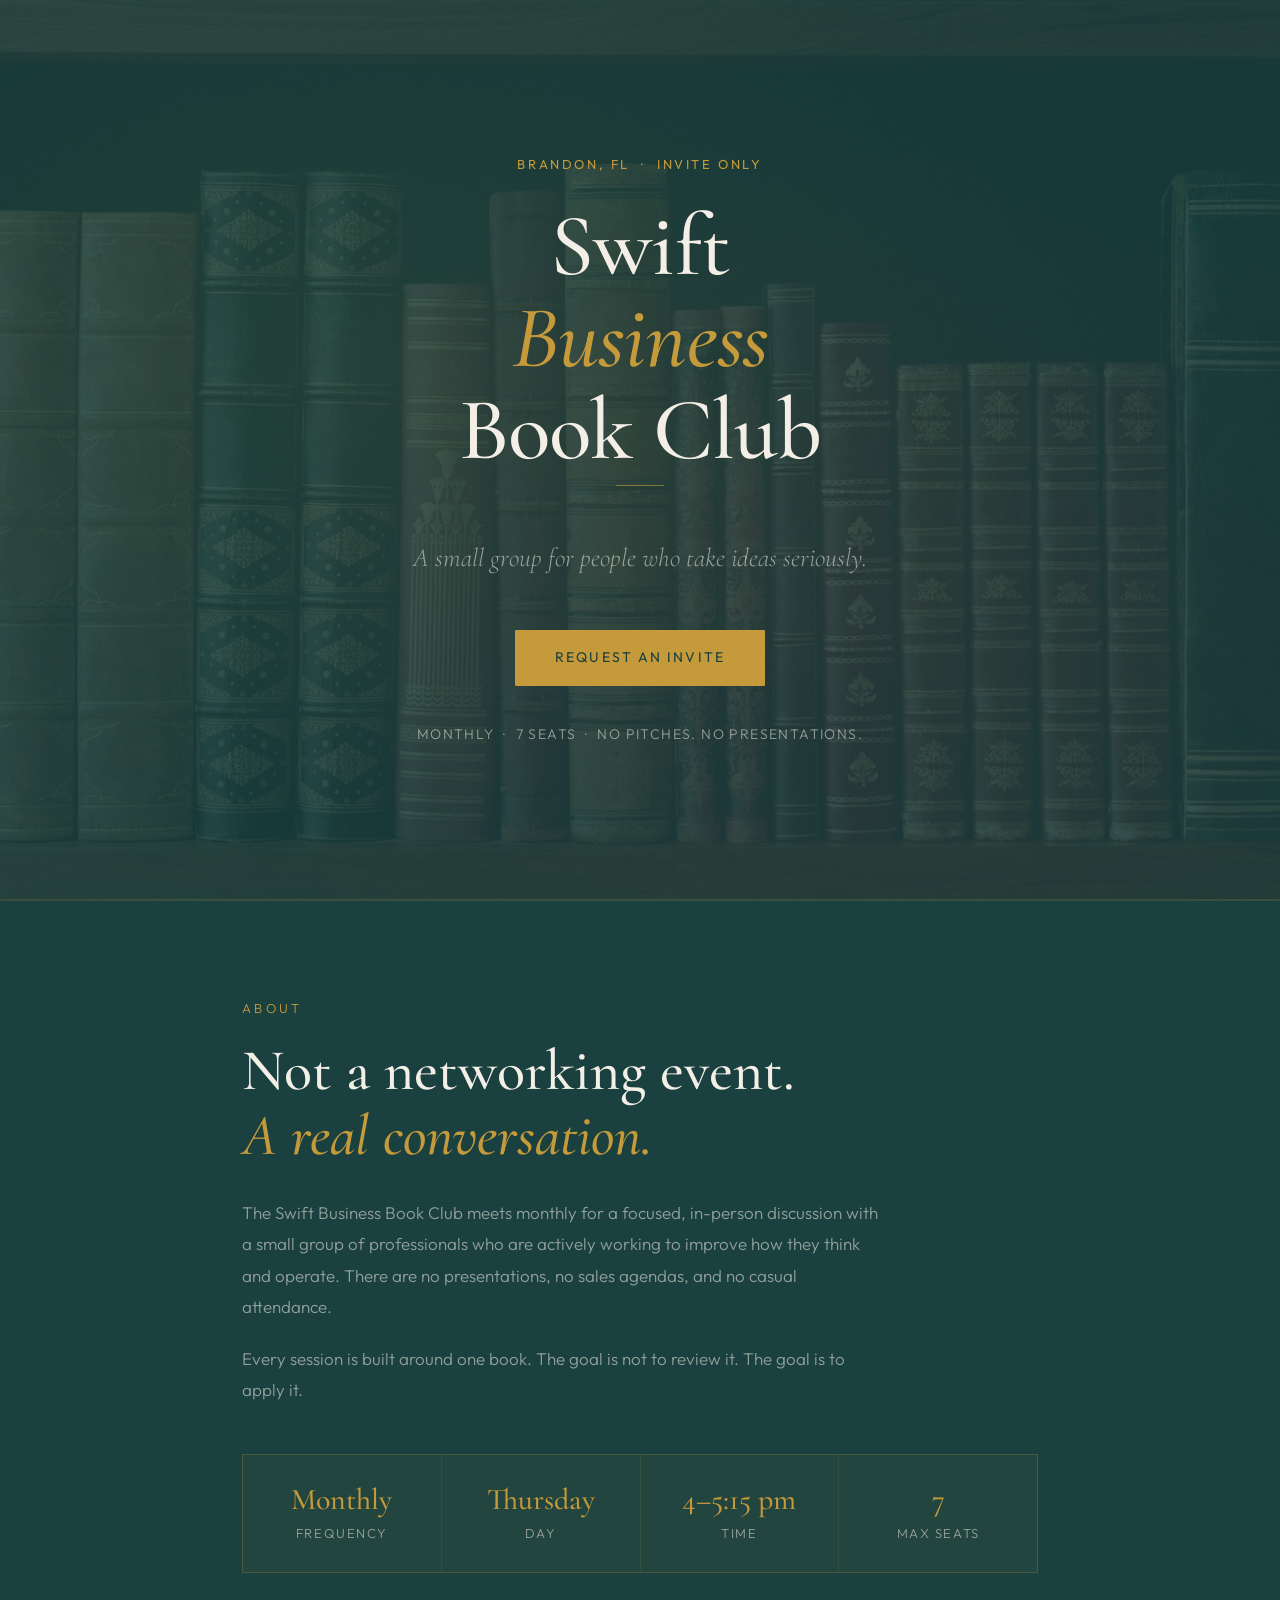
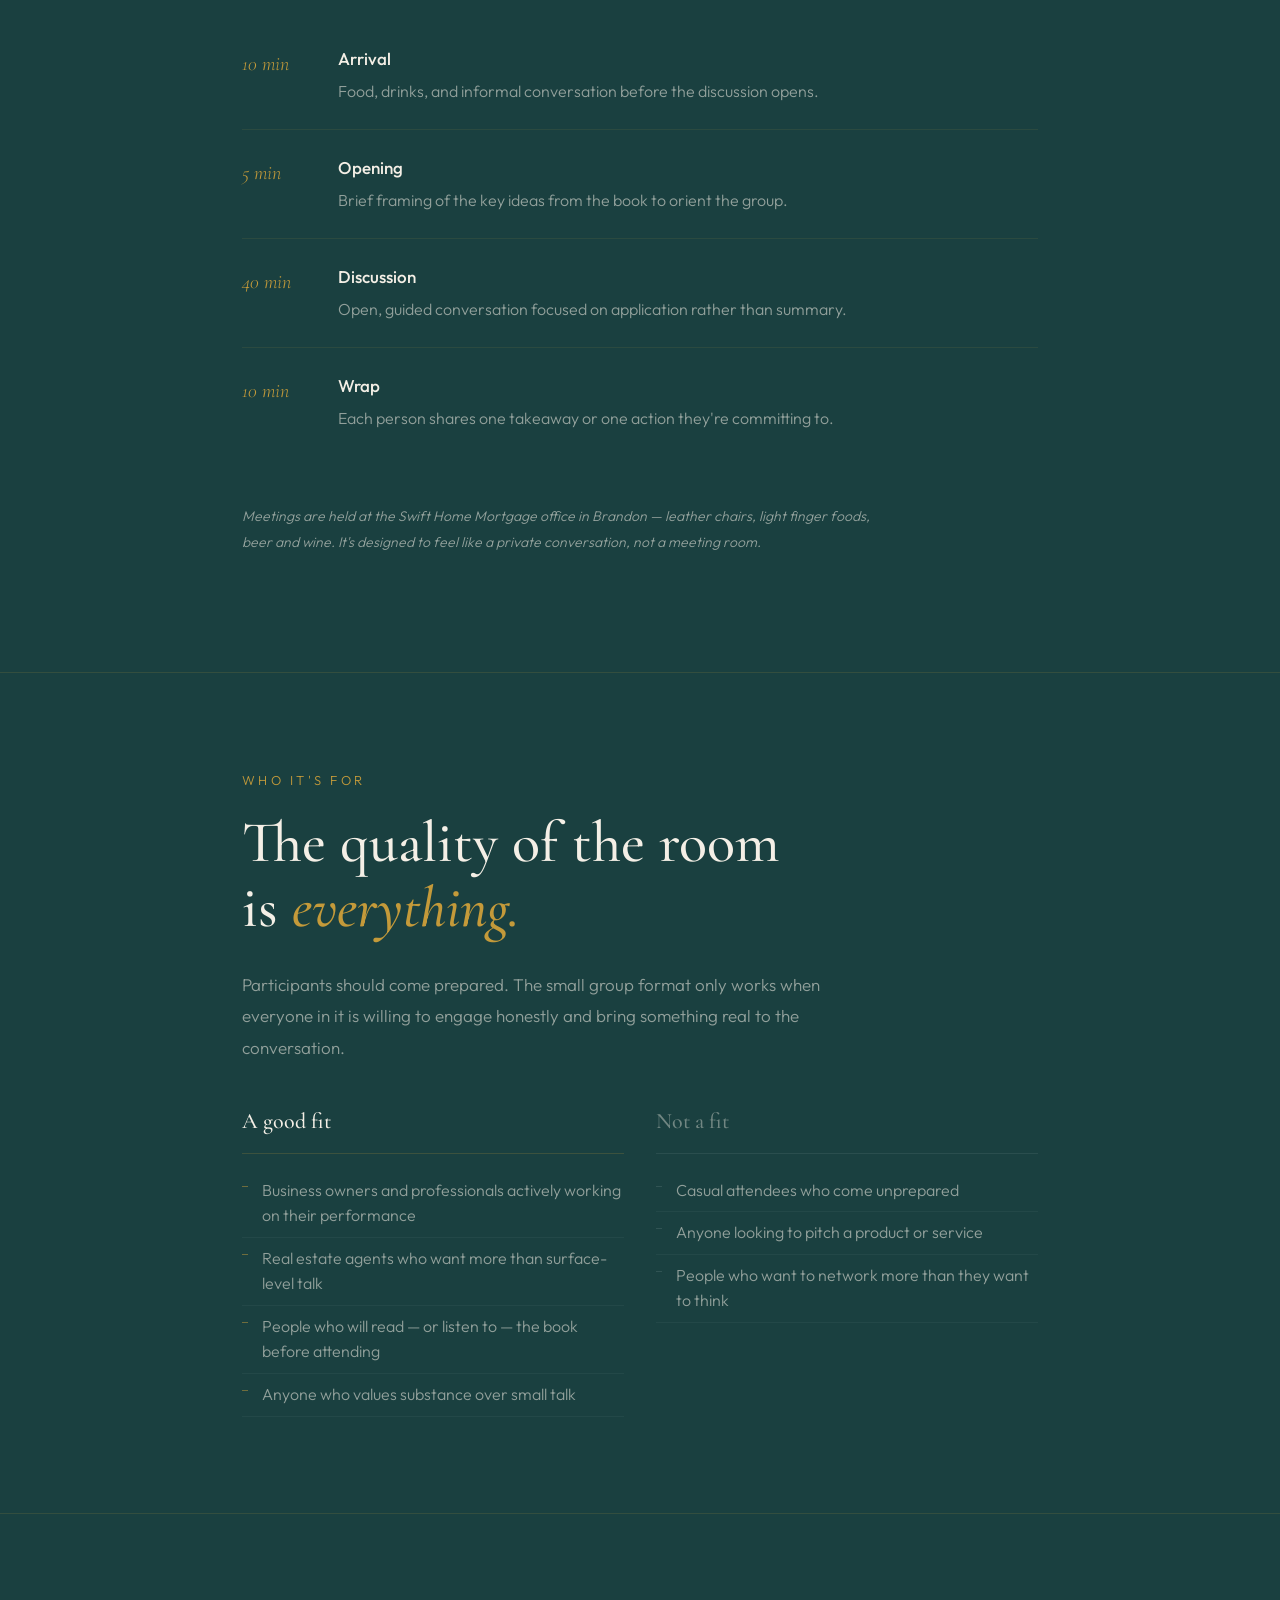
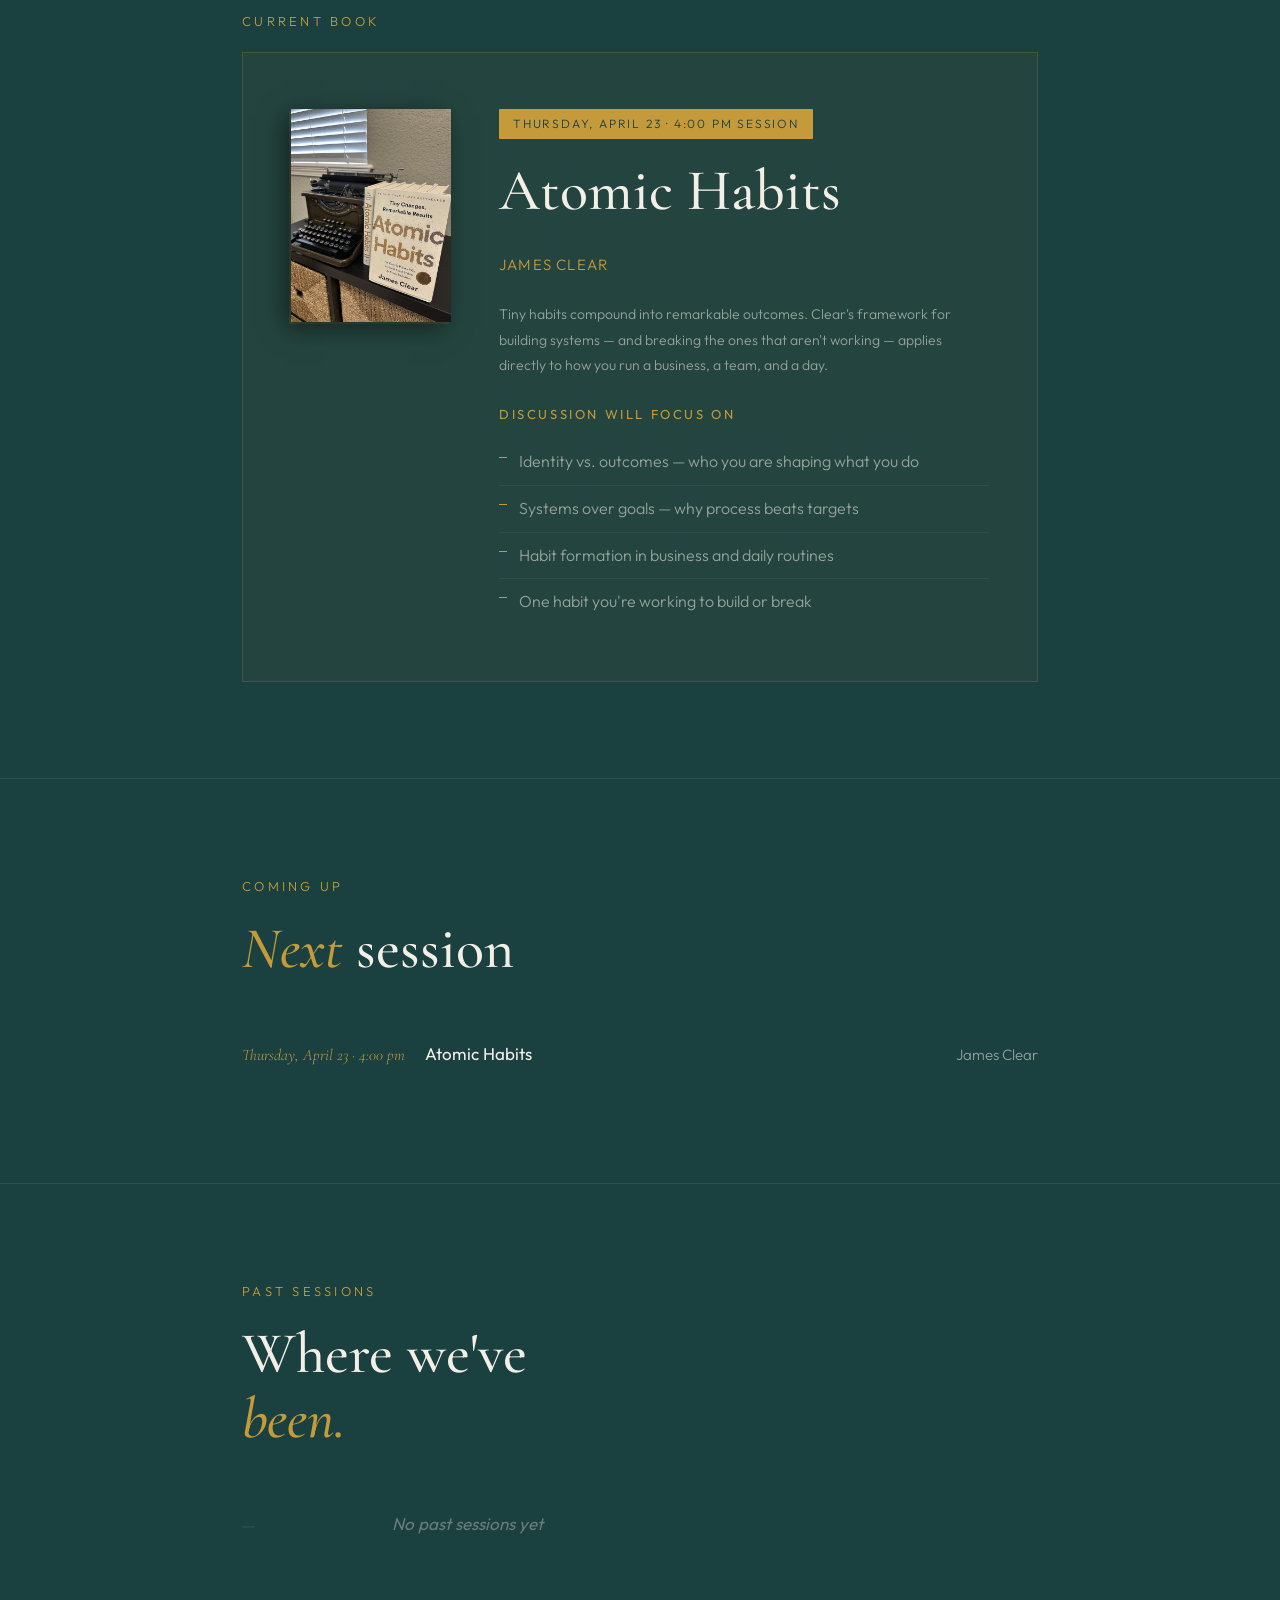
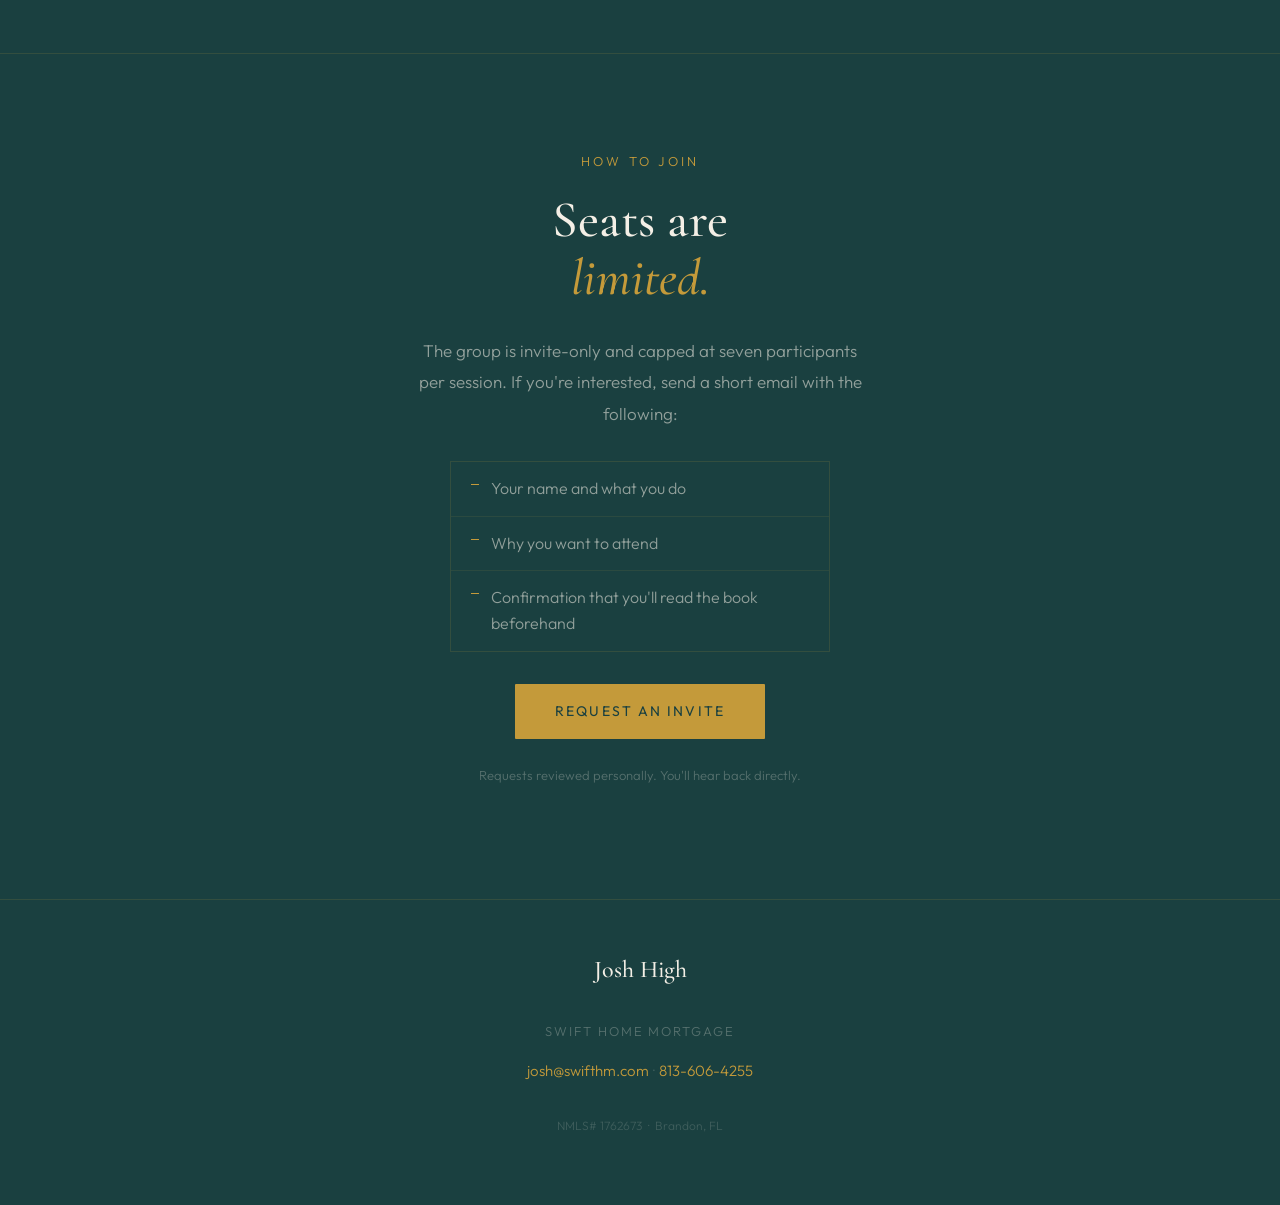
<file: index.html>
<!DOCTYPE html>
<html lang="en">
<head>
  <meta charset="UTF-8">
  <meta name="viewport" content="width=device-width, initial-scale=1.0">
  <title>Swift Business Book Club</title>
  <link rel="preconnect" href="https://fonts.googleapis.com">
  <link rel="preconnect" href="https://fonts.gstatic.com" crossorigin>
  <link href="https://fonts.googleapis.com/css2?family=Cormorant+Garamond:ital,wght@0,400;0,500;0,600;1,400;1,500&family=Outfit:wght@300;400;500&display=swap" rel="stylesheet">
  <link rel="stylesheet" href="styles.css">
</head>
<body>

<!-- Data and render logic live in js/club.js — edit that file to update content -->

<!-- HERO -->
<div class="hero">
  <p class="eyebrow">Brandon, FL &nbsp;·&nbsp; Invite Only</p>
  <h1>Swift<br><em>Business</em><br>Book Club</h1>
  <div class="rule"></div>
  <p class="hero-sub">A small group for people who take ideas seriously.</p>
  <a class="btn-primary" href="#invite">Request an Invite</a>
  <p class="hero-meta">Monthly &nbsp;·&nbsp; 7 seats &nbsp;·&nbsp; No pitches. No presentations.</p>
</div>

<!-- ABOUT -->
<hr class="divider">
<section>
  <span class="section-label">About</span>
  <h2>Not a networking event.<br><em>A real conversation.</em></h2>
  <p>The Swift Business Book Club meets monthly for a focused, in-person discussion with a small group of professionals who are actively working to improve how they think and operate. There are no presentations, no sales agendas, and no casual attendance.</p>
  <p>Every session is built around one book. The goal is not to review it. The goal is to apply it.</p>

  <div class="format-grid">
    <div class="format-cell"><div class="val">Monthly</div><div class="lbl">Frequency</div></div>
    <div class="format-cell"><div class="val">Thursday</div><div class="lbl">Day</div></div>
    <div class="format-cell"><div class="val">4–5:15 pm</div><div class="lbl">Time</div></div>
    <div class="format-cell"><div class="val">7</div><div class="lbl">Max Seats</div></div>
  </div>

  <div class="session-flow">
    <div class="flow-item">
      <div class="flow-time">10 min</div>
      <div>
        <div class="flow-title">Arrival</div>
        <p class="flow-desc">Food, drinks, and informal conversation before the discussion opens.</p>
      </div>
    </div>
    <div class="flow-item">
      <div class="flow-time">5 min</div>
      <div>
        <div class="flow-title">Opening</div>
        <p class="flow-desc">Brief framing of the key ideas from the book to orient the group.</p>
      </div>
    </div>
    <div class="flow-item">
      <div class="flow-time">40 min</div>
      <div>
        <div class="flow-title">Discussion</div>
        <p class="flow-desc">Open, guided conversation focused on application rather than summary.</p>
      </div>
    </div>
    <div class="flow-item">
      <div class="flow-time">10 min</div>
      <div>
        <div class="flow-title">Wrap</div>
        <p class="flow-desc">Each person shares one takeaway or one action they're committing to.</p>
      </div>
    </div>
  </div>

  <p style="font-size:14px; font-style:italic; color:var(--text-muted);">Meetings are held at the Swift Home Mortgage office in Brandon — leather chairs, light finger foods, beer and wine. It's designed to feel like a private conversation, not a meeting room.</p>
</section>

<!-- WHO IT'S FOR -->
<hr class="divider">
<section>
  <span class="section-label">Who It's For</span>
  <h2>The quality of the room<br>is <em>everything.</em></h2>
  <p>Participants should come prepared. The small group format only works when everyone in it is willing to engage honestly and bring something real to the conversation.</p>

  <div class="who-cols">
    <div class="who-col">
      <h3>A good fit</h3>
      <ul>
        <li>Business owners and professionals actively working on their performance</li>
        <li>Real estate agents who want more than surface-level talk</li>
        <li>People who will read — or listen to — the book before attending</li>
        <li>Anyone who values substance over small talk</li>
      </ul>
    </div>
    <div class="who-col not">
      <h3>Not a fit</h3>
      <ul>
        <li>Casual attendees who come unprepared</li>
        <li>Anyone looking to pitch a product or service</li>
        <li>People who want to network more than they want to think</li>
      </ul>
    </div>
  </div>
</section>

<!-- CURRENT BOOK -->
<hr class="divider">
<section style="padding-bottom: 0;">
  <span class="section-label">Current Book</span>
</section>
<div class="book-feature-wrap">
  <div class="book-section">
    <div class="book-cover" id="book-cover-wrap"></div>
    <div class="book-info" id="book-info-wrap"></div>
  </div>
</div>

<!-- UPCOMING -->
<hr class="divider">
<section>
  <span class="section-label">Coming Up</span>
  <h2><em>Next</em> session</h2>
  <div class="books-list" id="upcoming-list"></div>
</section>

<!-- PAST SESSIONS -->
<hr class="divider">
<section>
  <span class="section-label">Past Sessions</span>
  <h2>Where we've<br><em>been.</em></h2>
  <div class="books-list" id="past-list"></div>
</section>

<!-- INVITE -->
<hr class="divider">
<div class="invite-section" id="invite">
  <span class="section-label">How to Join</span>
  <h2 style="font-size: clamp(30px, 4vw, 52px);">Seats are<br><em>limited.</em></h2>
  <p>The group is invite-only and capped at seven participants per session. If you're interested, send a short email with the following:</p>
  <ul class="include-list">
    <li>Your name and what you do</li>
    <li>Why you want to attend</li>
    <li>Confirmation that you'll read the book beforehand</li>
  </ul>
  <a class="btn-primary" href="mailto:josh@swifthm.com?subject=Swift%20Book%20Club%20%E2%80%94%20Invite%20Request">Request an Invite</a>
  <p style="font-size:13px; margin-top:24px; opacity:0.5;">Requests reviewed personally. You'll hear back directly.</p>
</div>

<!-- FOOTER -->
<footer>
  <p class="footer-name">Josh High</p>
  <p class="footer-company">Swift Home Mortgage</p>
  <p class="footer-meta">
    <a href="mailto:josh@swifthm.com">josh@swifthm.com</a>
    <span class="footer-sep">·</span>
    <a href="tel:8136064255">813-606-4255</a>
  </p>
  <p class="footer-nmls">NMLS# 1762673 &nbsp;·&nbsp; Brandon, FL</p>
</footer>

<script src="js/club.js"></script>

</body>
</html>
</file>
<file: styles.css>
/* ═══════════════════════════════════════
   Swift Business Book Club — styles.css
   Shared across all pages
═══════════════════════════════════════ */

/* ── TOKENS ── */
:root {
  --green:      #1a4040;
  --green-mid:  #1e4a45;
  --green-light:#2a5a54;
  --gold:       #c49a3a;
  --gold-light: #d4aa50;
  --oxblood:    #7a2d2d;
  --cream:      #f4efe6;
  --text-muted: rgba(244, 239, 230, 0.55);
}

/* ── RESET ── */
*, *::before, *::after { box-sizing: border-box; margin: 0; padding: 0; }

html { scroll-behavior: smooth; }

body {
  background: var(--green);
  color: var(--cream);
  font-family: 'Outfit', sans-serif;
  font-weight: 300;
  line-height: 1.7;
  font-size: 16px;
  overflow-x: hidden;
}

/* ── TYPOGRAPHY ── */
h2 {
  font-family: 'Cormorant Garamond', serif;
  font-size: clamp(38px, 5vw, 58px);
  font-weight: 500;
  line-height: 1.12;
  color: var(--cream);
  margin-bottom: 28px;
}

h2 em { font-style: italic; color: var(--gold); }

h3 {
  font-family: 'Cormorant Garamond', serif;
  font-size: 22px;
  font-weight: 500;
  color: var(--cream);
  margin-bottom: 16px;
  padding-bottom: 12px;
  border-bottom: 1px solid rgba(196,154,58,0.2);
}

p {
  color: var(--text-muted);
  font-size: 17px;
  line-height: 1.85;
  margin-bottom: 20px;
  max-width: 640px;
}

/* ── LAYOUT ── */
section {
  padding: 96px 32px;
  max-width: 860px;
  margin: 0 auto;
}

.divider {
  border: none;
  border-top: 1px solid rgba(196,154,58,0.15);
  margin: 0;
}

/* ── LABELS & RULES ── */
.section-label {
  display: block;
  font-size: 13px;
  letter-spacing: 0.25em;
  text-transform: uppercase;
  color: var(--gold);
  margin-bottom: 20px;
}

.eyebrow {
  font-family: 'Outfit', sans-serif;
  font-weight: 400;
  font-size: 13px;
  letter-spacing: 0.2em;
  text-transform: uppercase;
  color: var(--gold);
  margin-bottom: 24px;
}

.rule {
  width: 48px;
  height: 1px;
  background: var(--gold);
  margin: 0 auto 48px;
  opacity: 0.6;
}

/* ── BUTTON ── */
.btn-primary {
  display: inline-block;
  font-family: 'Outfit', sans-serif;
  font-weight: 400;
  font-size: 14px;
  letter-spacing: 0.15em;
  text-transform: uppercase;
  color: var(--green);
  background: var(--gold);
  padding: 16px 40px;
  text-decoration: none;
  border-radius: 1px;
  transition: background 0.2s, transform 0.15s;
}

.btn-primary:hover { background: var(--gold-light); transform: translateY(-1px); }

/* ── HERO ── */
.hero {
  min-height: 100vh;
  display: flex;
  flex-direction: column;
  justify-content: center;
  align-items: center;
  text-align: center;
  padding: 80px 32px 60px;
  position: relative;
  border-bottom: 1px solid rgba(196,154,58,0.2);
  overflow: hidden;
}

/* Bookshelf background image */
.hero::after {
  content: '';
  position: absolute;
  inset: 0;
  background-image: url('images/bookshelf.jpg');
  background-size: cover;
  background-position: center 40%;
  opacity: 0.12;
  z-index: 0;
}

/* Dark overlay + radial accents sit above the image */
.hero::before {
  content: '';
  position: absolute;
  inset: 0;
  background:
    radial-gradient(ellipse at 30% 40%, rgba(196,154,58,0.07) 0%, transparent 60%),
    radial-gradient(ellipse at 70% 70%, rgba(122,45,45,0.1) 0%, transparent 55%);
  z-index: 1;
  pointer-events: none;
}

/* All hero children stack above both pseudo-elements */
.hero > * { position: relative; z-index: 2; }

.hero h1 {
  font-family: 'Cormorant Garamond', serif;
  font-size: clamp(52px, 8vw, 88px);
  font-weight: 500;
  line-height: 1.05;
  color: var(--cream);
  margin-bottom: 8px;
  letter-spacing: -0.01em;
}

.hero h1 em { font-style: italic; color: var(--gold); }

.hero-sub {
  font-family: 'Cormorant Garamond', serif;
  font-size: clamp(20px, 2.5vw, 26px);
  font-style: italic;
  color: var(--text-muted);
  margin-bottom: 48px;
  max-width: 520px;
}

.hero-meta {
  margin-top: 36px;
  font-size: 14px;
  letter-spacing: 0.1em;
  color: var(--text-muted);
  text-transform: uppercase;
}

/* ── FORMAT GRID ── */
.format-grid {
  display: grid;
  grid-template-columns: repeat(4, 1fr);
  gap: 1px;
  background: rgba(196,154,58,0.15);
  border: 1px solid rgba(196,154,58,0.15);
  margin: 48px 0;
}

@media (max-width: 560px) {
  .format-grid { grid-template-columns: repeat(2, 1fr); }
}

.format-cell {
  background: rgba(26,64,64,0.6);
  padding: 28px 24px;
  text-align: center;
}

.format-cell .val {
  font-family: 'Cormorant Garamond', serif;
  font-size: 30px;
  font-weight: 500;
  color: var(--gold);
  line-height: 1.1;
  margin-bottom: 6px;
}

.format-cell .lbl {
  font-size: 13px;
  letter-spacing: 0.12em;
  text-transform: uppercase;
  color: var(--text-muted);
}

/* ── SESSION FLOW ── */
.session-flow { margin: 48px 0; display: flex; flex-direction: column; }

.flow-item {
  display: flex;
  align-items: flex-start;
  gap: 24px;
  padding: 24px 0;
  border-bottom: 1px solid rgba(196,154,58,0.1);
}

.flow-item:last-child { border-bottom: none; }

.flow-time {
  font-family: 'Cormorant Garamond', serif;
  font-size: 20px;
  color: var(--gold);
  min-width: 72px;
  padding-top: 2px;
  font-style: italic;
}

.flow-title {
  font-weight: 500;
  font-size: 17px;
  color: var(--cream);
  margin-bottom: 4px;
}

.flow-desc {
  font-size: 16px;
  color: var(--text-muted);
  line-height: 1.7;
  margin: 0;
}

/* ── WHO SECTION ── */
.who-cols {
  display: grid;
  grid-template-columns: 1fr 1fr;
  gap: 32px;
  margin-top: 40px;
}

@media (max-width: 600px) { .who-cols { grid-template-columns: 1fr; } }

.who-col.not h3 { color: rgba(244,239,230,0.4); border-color: rgba(255,255,255,0.07); }

.who-col ul { list-style: none; padding: 0; }

.who-col li {
  font-size: 16px;
  color: var(--text-muted);
  padding: 8px 0 8px 20px;
  position: relative;
  line-height: 1.6;
  border-bottom: 1px solid rgba(255,255,255,0.04);
}

.who-col li::before {
  content: '';
  position: absolute;
  left: 0;
  top: 16px;
  width: 6px;
  height: 1px;
  background: var(--gold);
  opacity: 0.5;
}

.who-col.not li::before { background: rgba(255,255,255,0.2); }

/* ── CURRENT BOOK ── */
.book-feature-wrap {
  max-width: 860px;
  margin: 0 auto;
  padding: 0 32px 96px;
}

.book-section {
  background: rgba(196,154,58,0.06);
  border: 1px solid rgba(196,154,58,0.2);
  padding: 56px 48px;
  display: grid;
  grid-template-columns: 160px 1fr;
  gap: 48px;
  align-items: start;
}

@media (max-width: 660px) {
  .book-section { grid-template-columns: 1fr; padding: 40px 28px; }
  .book-cover { justify-self: center; }
}

.book-cover { width: 160px; flex-shrink: 0; }

.book-cover img {
  width: 100%;
  display: block;
  box-shadow: -6px 6px 24px rgba(0,0,0,0.5), -2px 2px 0 rgba(196,154,58,0.15);
}

.book-cover-placeholder {
  width: 160px;
  height: 240px;
  background: rgba(196,154,58,0.1);
  border: 1px solid rgba(196,154,58,0.2);
  display: flex;
  align-items: center;
  justify-content: center;
  font-family: 'Cormorant Garamond', serif;
  font-style: italic;
  font-size: 15px;
  color: var(--gold);
  text-align: center;
  padding: 20px;
  line-height: 1.4;
}

.badge {
  display: inline-block;
  font-size: 12px;
  letter-spacing: 0.15em;
  text-transform: uppercase;
  color: var(--green);
  background: var(--gold);
  padding: 5px 14px;
  margin-bottom: 20px;
  border-radius: 1px;
}

.book-info .author {
  display: block;
  font-size: 15px;
  letter-spacing: 0.08em;
  color: var(--gold);
  text-transform: uppercase;
  margin-bottom: 24px;
}

.discussion-topics { margin-top: 24px; }

.discussion-topics h4 {
  font-family: 'Outfit', sans-serif;
  font-size: 13px;
  letter-spacing: 0.2em;
  text-transform: uppercase;
  color: var(--gold);
  margin-bottom: 14px;
  font-weight: 400;
}

.topic-list { list-style: none; padding: 0; }

.topic-list li {
  font-size: 16px;
  color: var(--text-muted);
  padding: 10px 0 10px 20px;
  position: relative;
  border-bottom: 1px solid rgba(196,154,58,0.1);
  line-height: 1.6;
}

.topic-list li:last-child { border-bottom: none; }

.topic-list li::before {
  content: '';
  position: absolute;
  left: 0;
  top: 18px;
  width: 8px;
  height: 1px;
  background: var(--gold);
}

/* ── BOOK ROWS (upcoming / past) ── */
.books-list { margin-top: 40px; display: flex; flex-direction: column; }

.book-row {
  display: flex;
  align-items: baseline;
  gap: 20px;
  padding: 18px 0;
  border-bottom: 1px solid rgba(196,154,58,0.1);
}

.book-row:last-child { border-bottom: none; }

.book-row-date {
  font-family: 'Cormorant Garamond', serif;
  font-style: italic;
  font-size: 16px;
  color: var(--gold);
  min-width: 130px;
}

.book-row-title {
  font-size: 17px;
  color: var(--cream);
  font-weight: 400;
}

.book-row-author {
  font-size: 15px;
  color: var(--text-muted);
  margin-left: auto;
  white-space: nowrap;
}

@media (max-width: 520px) { .book-row-author { display: none; } }

/* ── INVITE ── */
.invite-section {
  text-align: center;
  padding: 96px 32px;
  max-width: 600px;
  margin: 0 auto;
}

.invite-section p {
  margin-left: auto;
  margin-right: auto;
  margin-bottom: 16px;
  max-width: 460px;
}

.include-list {
  list-style: none;
  padding: 0;
  margin: 32px auto;
  max-width: 380px;
  text-align: left;
  border: 1px solid rgba(196,154,58,0.15);
}

.include-list li {
  font-size: 16px;
  color: var(--text-muted);
  padding: 14px 24px 14px 40px;
  border-bottom: 1px solid rgba(196,154,58,0.1);
  position: relative;
  line-height: 1.6;
}

.include-list li:last-child { border-bottom: none; }

.include-list li::before {
  content: '';
  position: absolute;
  left: 20px;
  top: 22px;
  width: 8px;
  height: 1px;
  background: var(--gold);
}

/* ── FOOTER ── */
footer {
  border-top: 1px solid rgba(196,154,58,0.15);
  padding: 48px 32px;
  text-align: center;
  display: flex;
  flex-direction: column;
  align-items: center;
  gap: 6px;
}

.footer-name {
  font-family: 'Cormorant Garamond', serif;
  font-size: 24px;
  font-weight: 500;
  color: var(--cream);
}

.footer-company {
  font-size: 13px;
  letter-spacing: 0.15em;
  text-transform: uppercase;
  color: var(--text-muted);
  opacity: 0.5;
  margin-bottom: 8px;
}

.footer-meta {
  font-size: 15px;
  color: var(--text-muted);
  display: flex;
  align-items: center;
  gap: 4px;
  flex-wrap: wrap;
  justify-content: center;
}

.footer-meta a { color: var(--gold); text-decoration: none; }
.footer-meta a:hover { text-decoration: underline; }
.footer-sep { opacity: 0.3; }

.footer-nmls {
  font-size: 12px;
  color: var(--text-muted);
  opacity: 0.3;
  margin-top: 4px;
}
</file>
